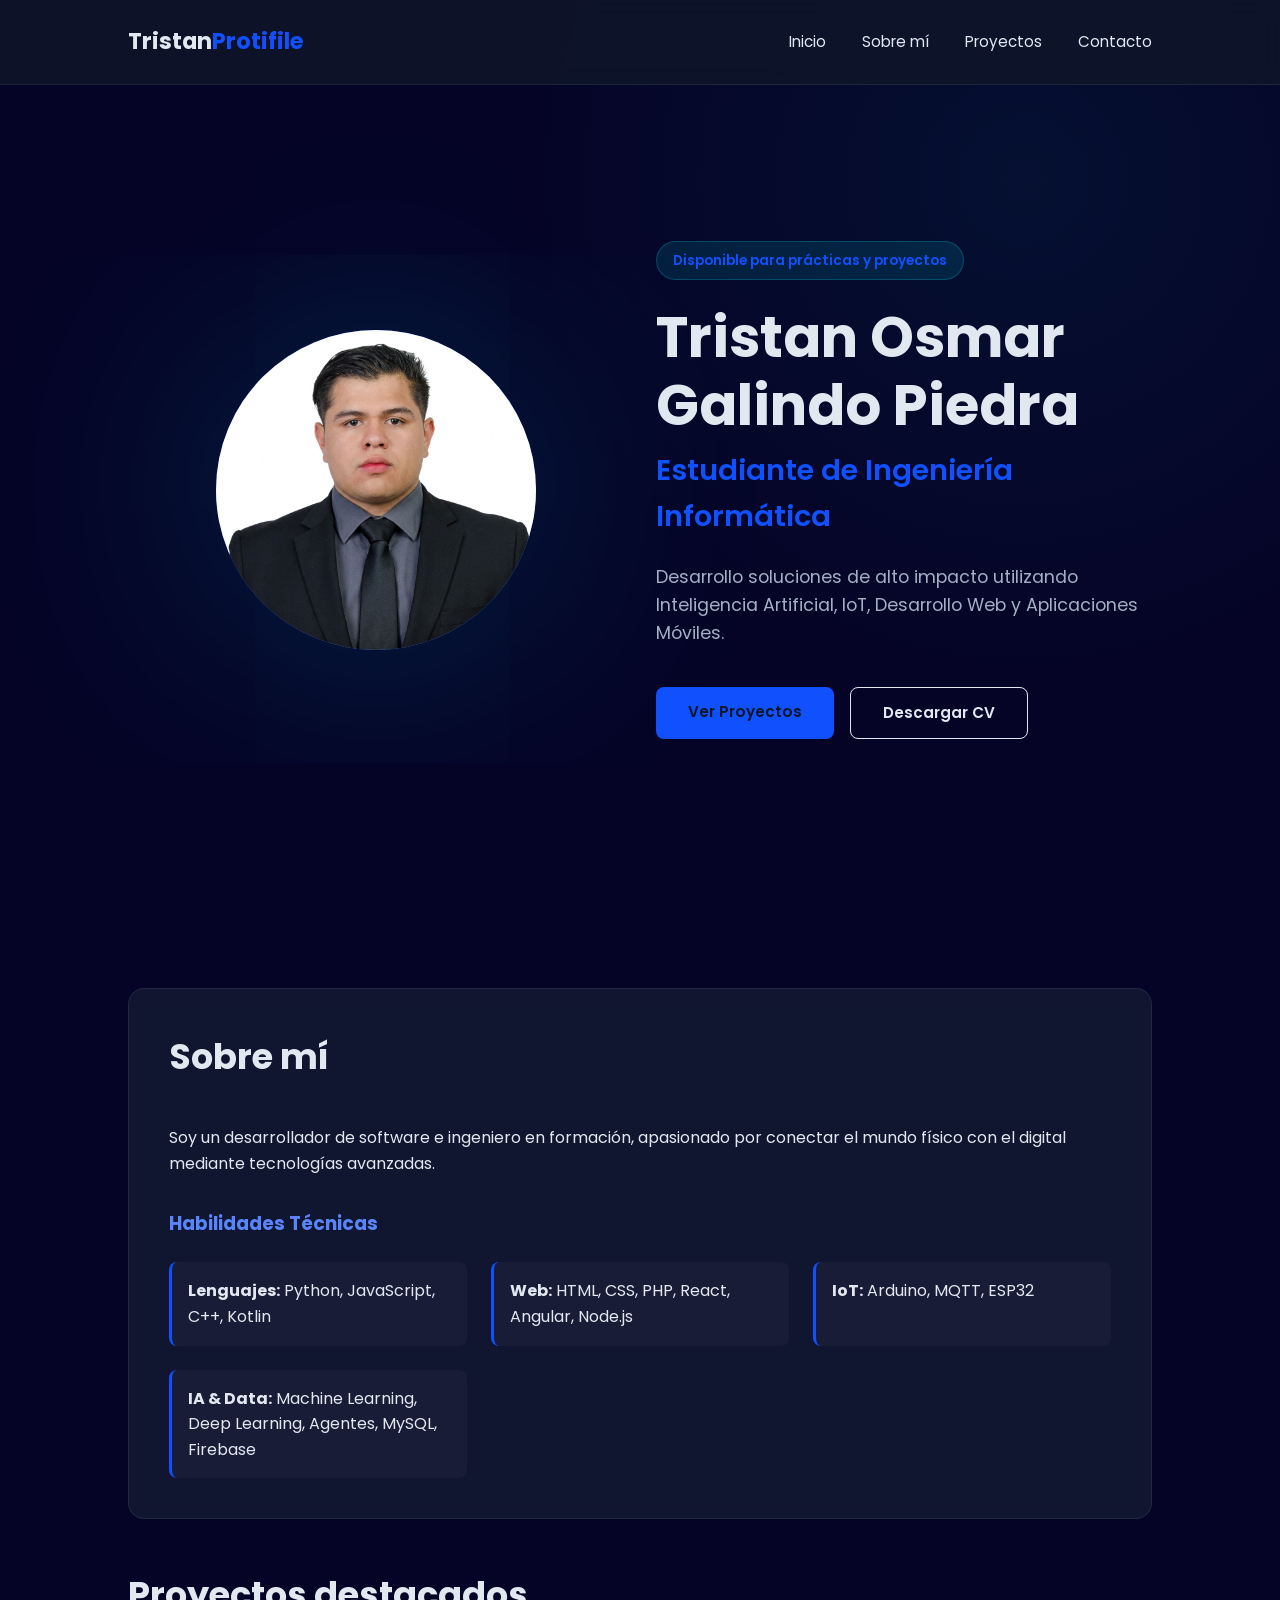
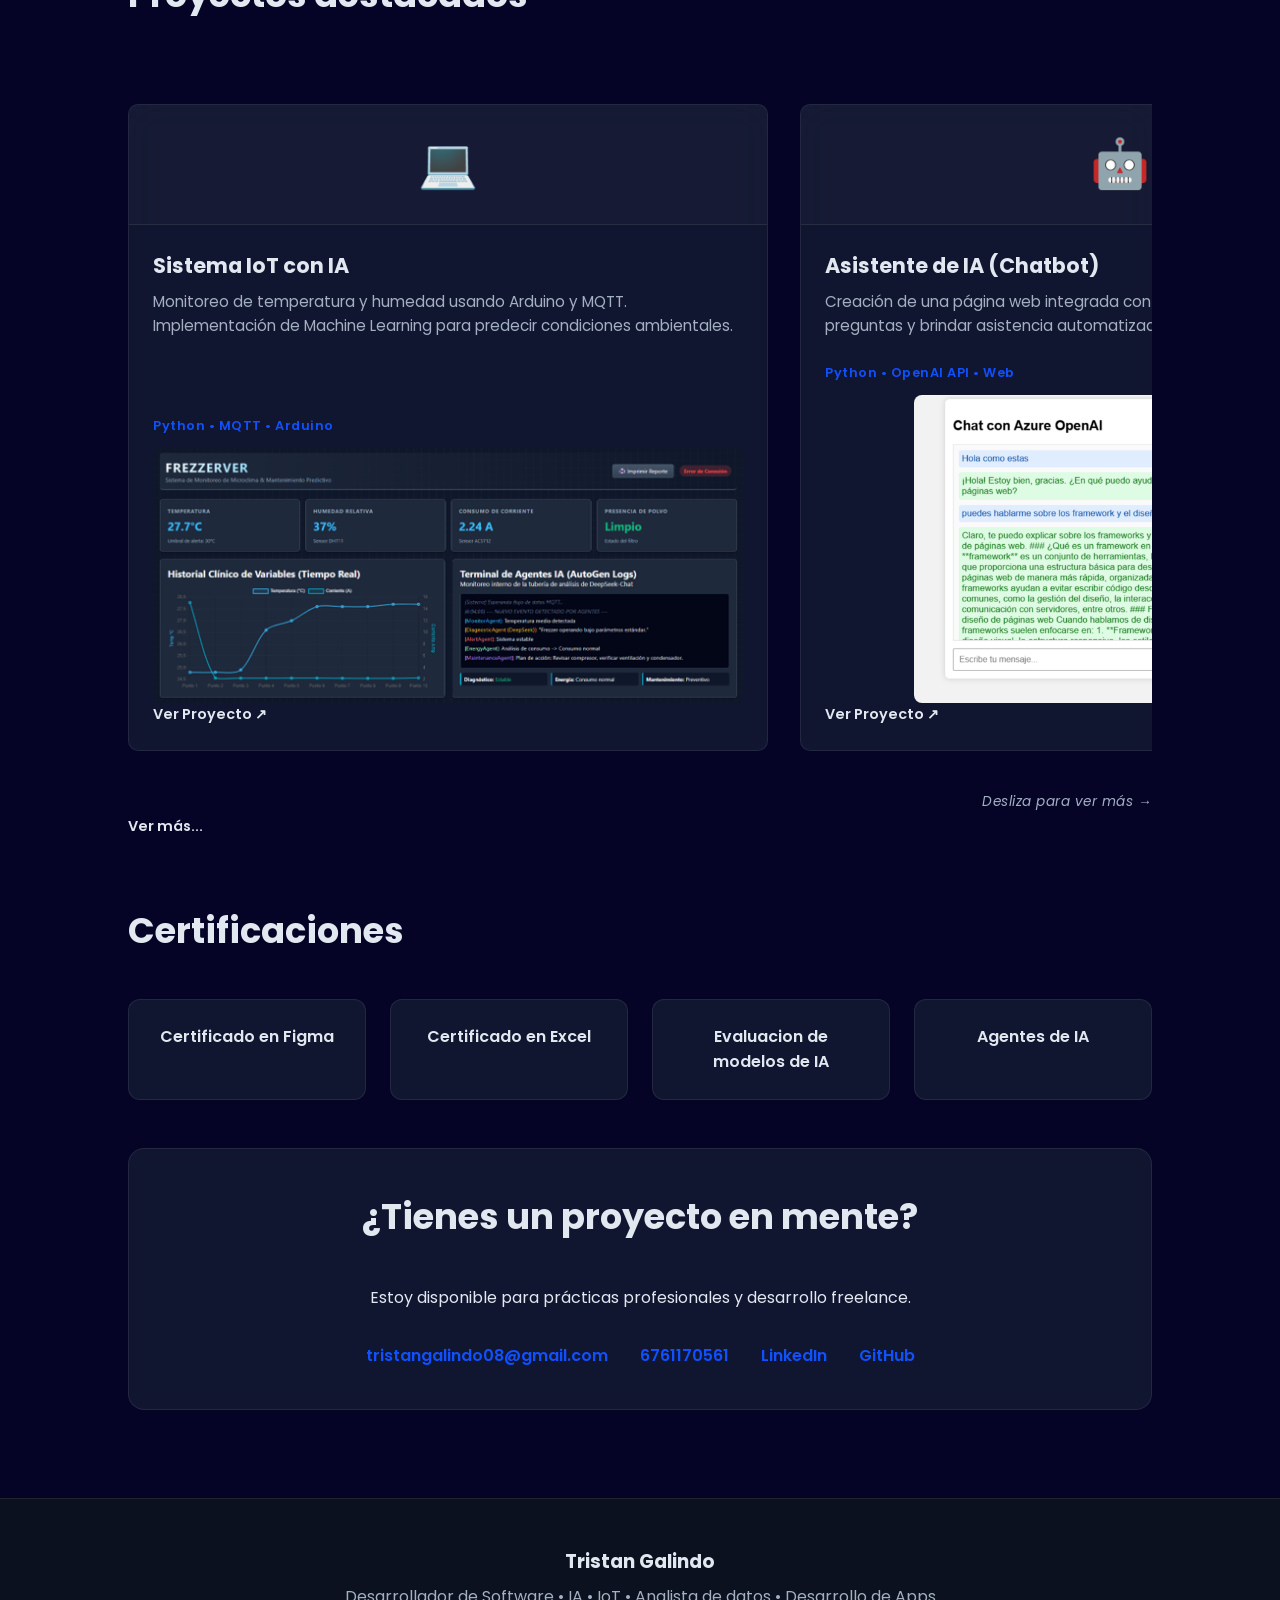
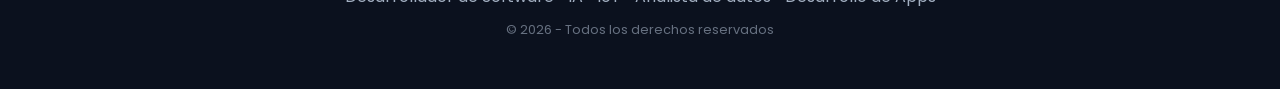
<file: Index.html>
<!DOCTYPE html>
<html lang="es">
<head>
    <meta charset="UTF-8">
    <meta name="viewport" content="width=device-width, initial-scale=1.0">
    <link rel="stylesheet" href="disemo.css">
    <link rel="preconnect" href="https://fonts.googleapis.com">
    <link rel="preconnect" href="https://fonts.gstatic.com" crossorigin>
    <link href="https://fonts.googleapis.com/css2?family=Poppins:wght@300;400;600;700&display=swap" rel="stylesheet">
    <title>Portafolio Tristan</title>
</head>
<body>

    <nav class="navbar">
        <div class="logo">Tristan<span>Protifile</span></div>
        <div class="nav-links">
            <a href="#inicio">Inicio</a>
            <a href="#sobre-mi">Sobre mí</a>
            <a href="#proyectos">Proyectos</a>
            <a href="#contacto">Contacto</a>
        </div>
    </nav>

    <header id="inicio" class="hero">
        <div class="hero-container">
            <div class="hero-image-profile">
                <div class="profile-circle">
                    <img src="perfil.jpeg" style="width: 100%; height: 100%; border-radius: 50%;" alt="Foto de perfil">
                </div>
            </div>
            <div class="hero-content">
                <span class="badge">Disponible para prácticas y proyectos</span>
                <h1>Tristan Osmar Galindo Piedra</h1>
                <h2>Estudiante de Ingeniería Informática</h2>
                <p>Desarrollo soluciones de alto impacto utilizando Inteligencia Artificial, IoT, Desarrollo Web y Aplicaciones Móviles.</p>
                <div class="buttons">
                    <a href="#proyectos" class="btn btn-primary">Ver Proyectos</a>
                    <a href="Curriculum Vitae Tristan Osmar Galindo Piedra.pdf" class="btn btn-secondary" download>Descargar CV</a>
                </div>
            </div>
            
        </div>
    </header>

    <main class="main-content">
        
        <section id="sobre-mi" class="about-section">
            <div class="glass-card">
                <h2>Sobre mí</h2>
                <p>Soy un desarrollador de software e ingeniero en formación, apasionado por conectar el mundo físico con el digital mediante tecnologías avanzadas.</p>
                
                <h3 style="margin-top: 2rem; color: var(--color-secundario);">Habilidades Técnicas</h3>
                <div class="skills-grid">
                    <div class="skill-item"><strong>Lenguajes:</strong> Python, JavaScript, C++, Kotlin</div>
                    <div class="skill-item"><strong>Web:</strong> HTML, CSS, PHP, React, Angular, Node.js</div>
                    <div class="skill-item"><strong>IoT:</strong> Arduino, MQTT, ESP32</div>
                    <div class="skill-item"><strong>IA & Data:</strong> Machine Learning, Deep Learning, Agentes, MySQL, Firebase</div>
                </div>
            </div>
        </section>

       <section id="proyectos" class="projects-section">
            <h2>Proyectos destacados</h2>
            
            <div class="carousel-container">
                <div class="projects-carousel">
                    
                    <div class="project-card">
                        <div class="project-img">💻</div>
                        <div class="project-info">
                            <h3>Sistema IoT con IA</h3>
                            <p>Monitoreo de temperatura y humedad usando Arduino y MQTT. Implementación de Machine Learning para predecir condiciones ambientales.</p>
                            <div class="tech">Python • MQTT • Arduino</div>
                            <img src="Pag_Frezzerver.png" alt="Imagen del proyecto IoT" style="width: 100%; margin-top: 10px; border-radius: 8px;">
                            <a href="https://github.com/Tris25Prro/Frezzerver1" class="project-link" target="_blank" rel="noopener noreferrer">Ver Proyecto ↗</a>
                        </div>
                    </div>

                    <div class="project-card">
                        <div class="project-img">🤖</div>
                        <div class="project-info">
                            <h3>Asistente de IA (Chatbot)</h3>
                            <p>Creación de una página web integrada con la API de OpenAI para responder preguntas y brindar asistencia automatizada en tiempo real.</p>
                            <div class="tech">Python • OpenAI API • Web</div>
                            <img src="chatdeIA.png" alt="Imagen del proyecto IA" style="width: 65%; margin-top: 10px; margin-left: 15%; border-radius: 8px;">
                            <a href="https://github.com/Tris25Prro/Chat_IA_TristanGalindo" class="project-link" target="_blank" rel="noopener noreferrer">Ver Proyecto ↗</a>
                        </div>
                    </div>

                    <div class="project-card">
                        <div class="project-img">📱</div>
                        <div class="project-info">
                            <h3>Agenda de Contactos</h3>
                            <p>Aplicación móvil con sistema de autenticación, registro de usuarios y almacenamiento local optimizado mediante SQLite.</p>
                            <div class="tech">Android Studio • Kotlin • SQLite</div>
                            <img src="gestion de contactoa.png" alt="Imagen del proyecto IA" style="width: 35%; margin: 0 auto; border-radius: 8px;">
                            <a href="https://github.com/angeldominguezlopez3-blip/PracticaFinal-Contactos" class="project-link" target="_blank" rel="noopener noreferrer">Ver Proyecto ↗</a>
                        </div>
                    </div>

                    <div class="project-card">
                        <div class="project-img">🎮</div>
                        <div class="project-info">
                            <h3>Arduino Space Shooter</h3>
                            <p>Videojuego desarrollado en Pygame controlado mediante un control físico Arduino a través de comunicación serial interactiva.</p>
                            <div class="tech">Arduino • Python • Pygame</div>
                            <img src="videogame.png" alt="Imagen del proyecto IA" style="width: 60%; margin: 0 auto; border-radius: 8px;">
                            <a href="https://github.com/Tris25Prro/videospace" class="project-link" target="_blank" rel="noopener noreferrer">Ver Proyecto ↗</a>
                        </div>
                    </div>

                </div>
                
                <div class="carousel-indicator">Desliza para ver más →</div>
                <a href="https://github.com/Tris25Prro" class="project-link" target="_blank" rel="noopener noreferrer">Ver más...</a>
            </div>
        </section>

        <section class="certificates-section">
            <h2>Certificaciones</h2>
            <div class="certificates-grid">
                <div class="cert-card">Certificado en Figma</div>
                <div class="cert-card">Certificado en Excel</div>
                <div class="cert-card">Evaluacion de modelos de IA</div>
                <div class="cert-card">Agentes de IA</div>
            </div>
        </section>

        <section id="contacto" class="contact-section">
            <div class="glass-card text-center">
                <h2>¿Tienes un proyecto en mente?</h2>
                <p>Estoy disponible para prácticas profesionales y desarrollo freelance.</p>
                <div class="contact-links">
                    <a href="mailto:tristangalindo08@gmail.com">tristangalindo08@gmail.com</a>
                    <a href="tel:6761170561">6761170561</a>
                    <a href="https://www.linkedin.com/in/galindo-piedra-tristan-4494673a3/" target="_blank">LinkedIn</a>
                    <a href="https://github.com/Tris25Prro" target="_blank">GitHub</a>
                </div>
            </div>
        </section>
    </main>

    <footer>
        <h3>Tristan Galindo</h3>
        <p>Desarrollador de Software • IA • IoT • Analista de datos • Desarrollo de Apps </p>
        <p style="font-size: 0.8rem; opacity: 0.6; margin-top: 10px;">&copy; 2026 - Todos los derechos reservados</p>
    </footer>

    <script>
        const carousel = document.querySelector('.projects-carousel');
        let isHovered = false;
        let scrollInterval;

        // Función para avanzar el carrusel
        function startAutoScroll() {
            scrollInterval = setInterval(() => {
                if (!isHovered) {
                    // Si llega al final del scroll, regresa al inicio
                    if (carousel.scrollLeft + carousel.offsetWidth >= carousel.scrollWidth - 10) {
                        carousel.scrollTo({ left: 0, behavior: 'smooth' });
                    } else {
                        // Avanza el ancho de una tarjeta + el gap (aprox 380px)
                        carousel.scrollBy({ left: 385, behavior: 'smooth' });
                    }
                }
            }, 3000); // Cambia cada 3000 milisegundos (3 segundos)
        }

        // Detener el avance automático si el usuario pasa el mouse por encima o toca la pantalla
        carousel.addEventListener('mouseenter', () => isHovered = true);
        carousel.addEventListener('mouseleave', () => isHovered = false);
        carousel.addEventListener('touchstart', () => isHovered = true);
        carousel.addEventListener('touchend', () => {
            // Espera un momento después de que dejen de tocar para reanudar
            setTimeout(() => isHovered = false, 2000);
        });

        // Iniciar el carrusel
        startAutoScroll();
    </script>
</body>
</html>
</file>
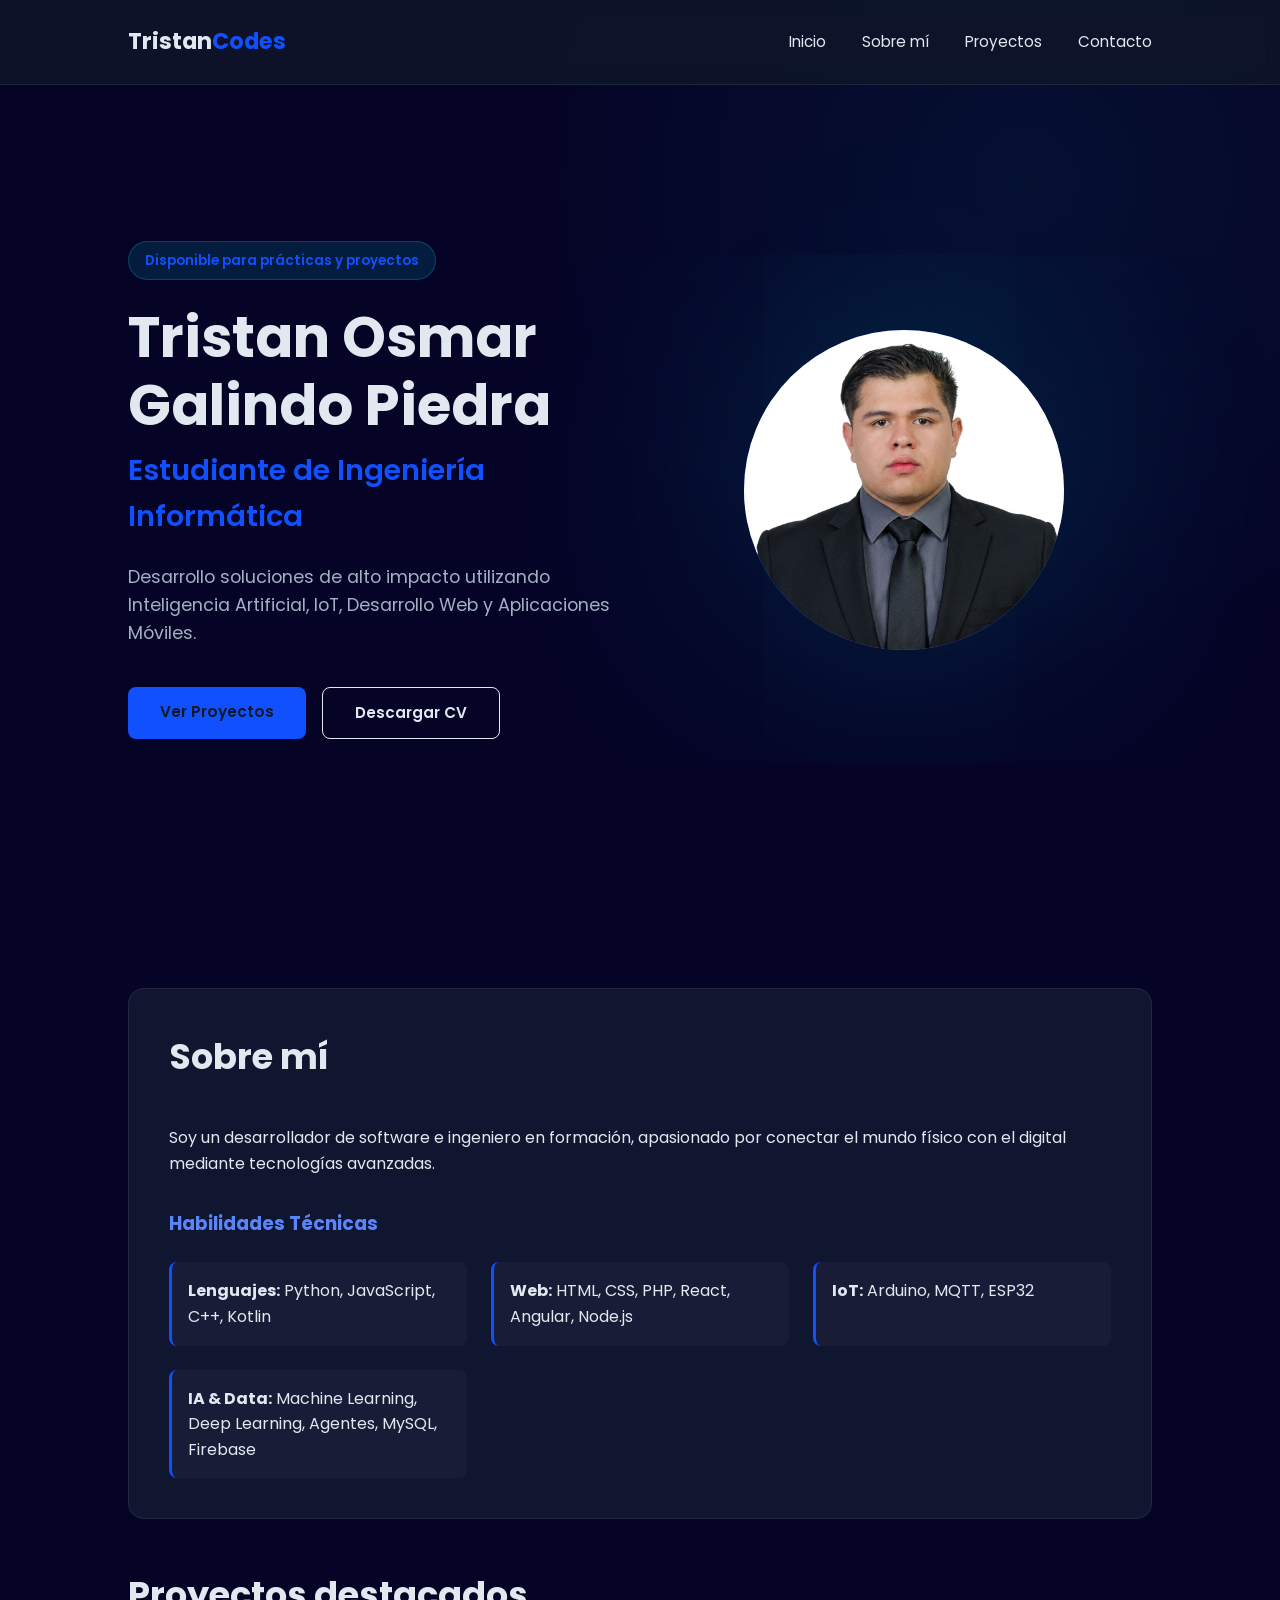
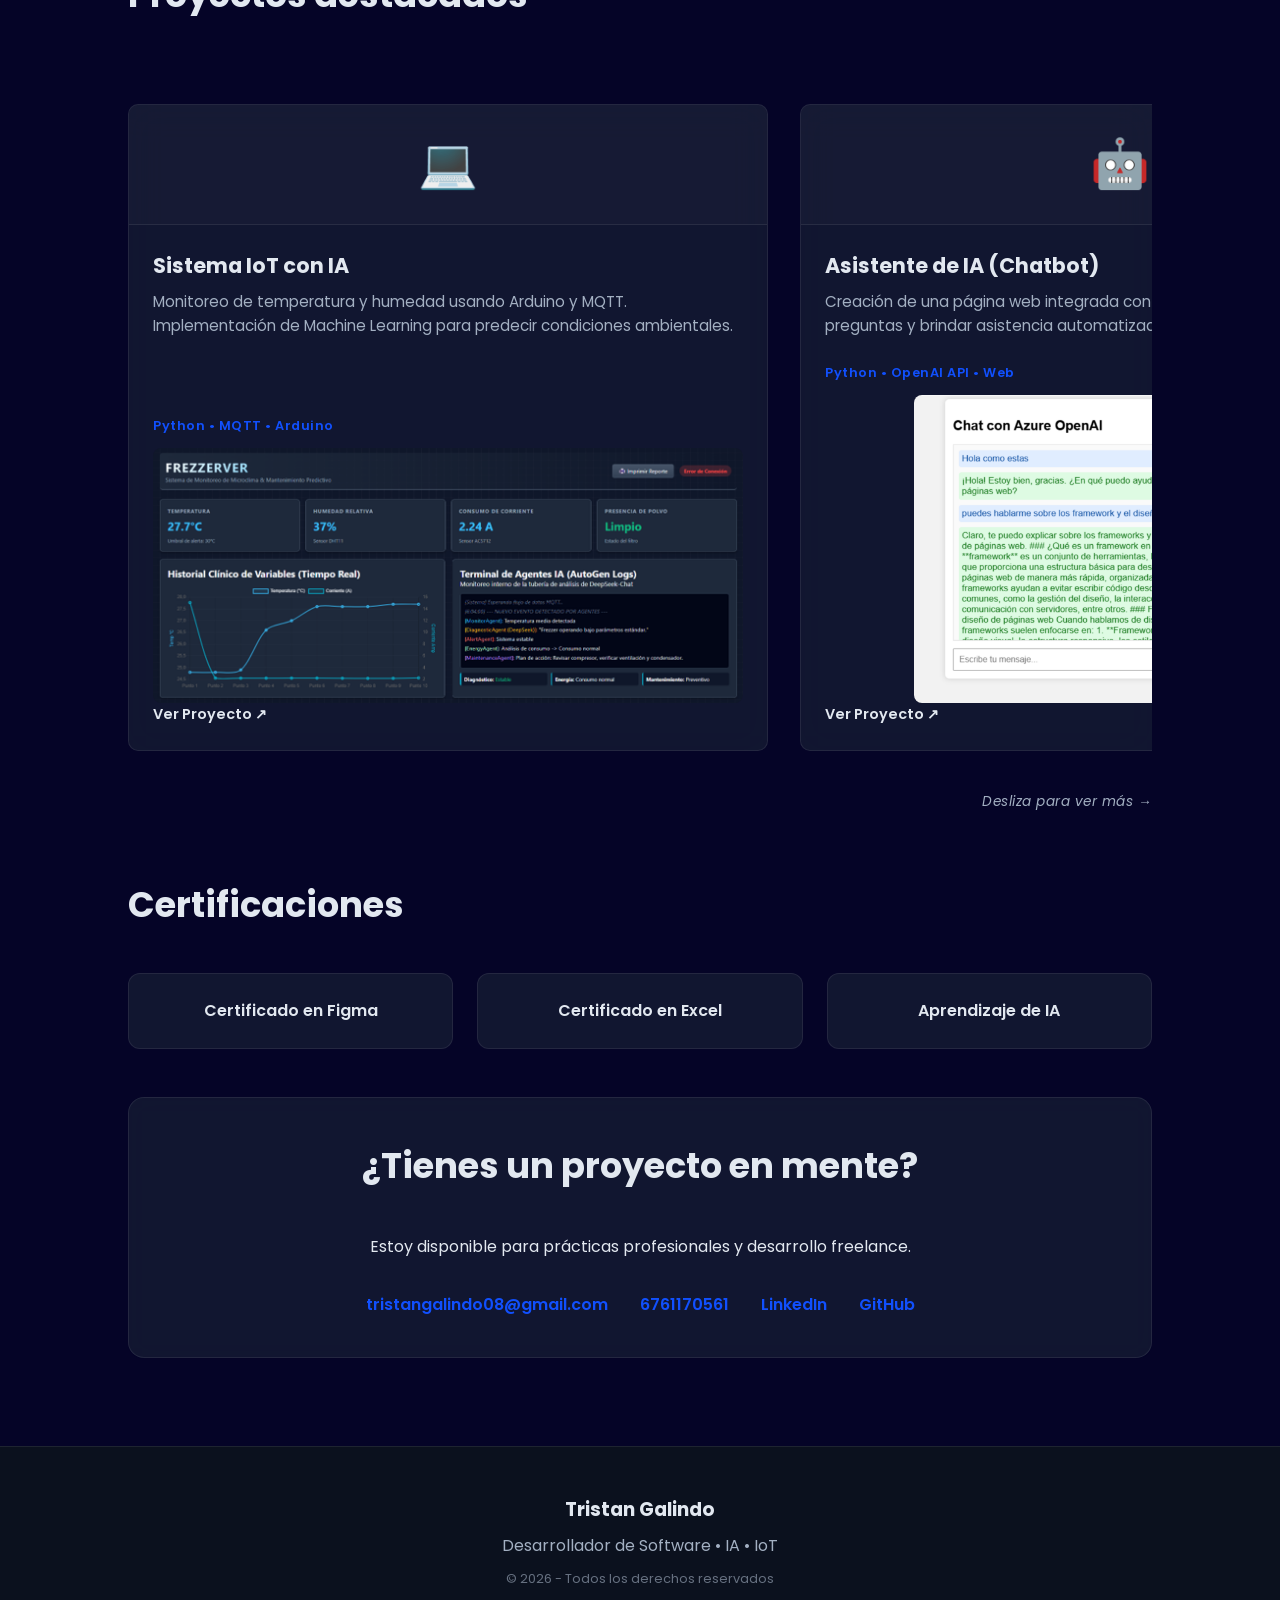
<file: portafolio_2.html>
<!DOCTYPE html>
<html lang="es">
<head>
    <meta charset="UTF-8">
    <meta name="viewport" content="width=device-width, initial-scale=1.0">
    <link rel="stylesheet" href="disemo.css">
    <link rel="preconnect" href="https://fonts.googleapis.com">
    <link rel="preconnect" href="https://fonts.gstatic.com" crossorigin>
    <link href="https://fonts.googleapis.com/css2?family=Poppins:wght@300;400;600;700&display=swap" rel="stylesheet">
    <title>Portafolio Tristan</title>
</head>
<body>

    <nav class="navbar">
        <div class="logo">Tristan<span>Codes</span></div>
        <div class="nav-links">
            <a href="#inicio">Inicio</a>
            <a href="#sobre-mi">Sobre mí</a>
            <a href="#proyectos">Proyectos</a>
            <a href="#contacto">Contacto</a>
        </div>
    </nav>

    <header id="inicio" class="hero">
        <div class="hero-container">
            <div class="hero-content">
                <span class="badge">Disponible para prácticas y proyectos</span>
                <h1>Tristan Osmar Galindo Piedra</h1>
                <h2>Estudiante de Ingeniería Informática</h2>
                <p>Desarrollo soluciones de alto impacto utilizando Inteligencia Artificial, IoT, Desarrollo Web y Aplicaciones Móviles.</p>
                <div class="buttons">
                    <a href="#proyectos" class="btn btn-primary">Ver Proyectos</a>
                    <a href="Curriculum Vitae TristanOsmarGalindoPiedra.pdf" class="btn btn-secondary" download>Descargar CV</a>
                </div>
            </div>
            <div class="hero-image-profile">
                <div class="profile-circle">
                    <img src="perfil.jpeg" style="width: 100%; height: 100%; border-radius: 50%;" alt="Foto de perfil">
                </div>
            </div>
        </div>
    </header>

    <main class="main-content">
        
        <section id="sobre-mi" class="about-section">
            <div class="glass-card">
                <h2>Sobre mí</h2>
                <p>Soy un desarrollador de software e ingeniero en formación, apasionado por conectar el mundo físico con el digital mediante tecnologías avanzadas.</p>
                
                <h3 style="margin-top: 2rem; color: var(--color-secundario);">Habilidades Técnicas</h3>
                <div class="skills-grid">
                    <div class="skill-item"><strong>Lenguajes:</strong> Python, JavaScript, C++, Kotlin</div>
                    <div class="skill-item"><strong>Web:</strong> HTML, CSS, PHP, React, Angular, Node.js</div>
                    <div class="skill-item"><strong>IoT:</strong> Arduino, MQTT, ESP32</div>
                    <div class="skill-item"><strong>IA & Data:</strong> Machine Learning, Deep Learning, Agentes, MySQL, Firebase</div>
                </div>
            </div>
        </section>

       <section id="proyectos" class="projects-section">
            <h2>Proyectos destacados</h2>
            
            <div class="carousel-container">
                <div class="projects-carousel">
                    
                    <div class="project-card">
                        <div class="project-img">💻</div>
                        <div class="project-info">
                            <h3>Sistema IoT con IA</h3>
                            <p>Monitoreo de temperatura y humedad usando Arduino y MQTT. Implementación de Machine Learning para predecir condiciones ambientales.</p>
                            <div class="tech">Python • MQTT • Arduino</div>
                            <img src="Pag_Frezzerver.png" alt="Imagen del proyecto IoT" style="width: 100%; margin-top: 10px; border-radius: 8px;">
                            <a href="https://github.com/Tris25Prro/Frezzerver1" class="project-link" target="_blank" rel="noopener noreferrer">Ver Proyecto ↗</a>
                        </div>
                    </div>

                    <div class="project-card">
                        <div class="project-img">🤖</div>
                        <div class="project-info">
                            <h3>Asistente de IA (Chatbot)</h3>
                            <p>Creación de una página web integrada con la API de OpenAI para responder preguntas y brindar asistencia automatizada en tiempo real.</p>
                            <div class="tech">Python • OpenAI API • Web</div>
                            <img src="chatdeIA.png" alt="Imagen del proyecto IA" style="width: 65%; margin-top: 10px; margin-left: 15%; border-radius: 8px;">
                            <a href="#" class="project-link" target="_blank" rel="noopener noreferrer">Ver Proyecto ↗</a>
                        </div>
                    </div>

                    <div class="project-card">
                        <div class="project-img">📱</div>
                        <div class="project-info">
                            <h3>Agenda de Contactos</h3>
                            <p>Aplicación móvil con sistema de autenticación, registro de usuarios y almacenamiento local optimizado mediante SQLite.</p>
                            <div class="tech">Android Studio • Kotlin • SQLite</div>
                            <a href="#" class="project-link" target="_blank" rel="noopener noreferrer">Ver Proyecto ↗</a>
                        </div>
                    </div>

                    <div class="project-card">
                        <div class="project-img">🎮</div>
                        <div class="project-info">
                            <h3>Arduino Space Shooter</h3>
                            <p>Videojuego desarrollado en Pygame controlado mediante un control físico Arduino a través de comunicación serial interactiva.</p>
                            <div class="tech">Arduino • Python • Pygame</div>
                            <a href="https://github.com/Tris25Prro/videospace" class="project-link" target="_blank" rel="noopener noreferrer">Ver Proyecto ↗</a>
                        </div>
                    </div>

                </div>
                
                <div class="carousel-indicator">Desliza para ver más →</div>
            </div>
        </section>

        <section class="certificates-section">
            <h2>Certificaciones</h2>
            <div class="certificates-grid">
                <div class="cert-card">Certificado en Figma</div>
                <div class="cert-card">Certificado en Excel</div>
                <div class="cert-card">Aprendizaje de IA</div>
            </div>
        </section>

        <section id="contacto" class="contact-section">
            <div class="glass-card text-center">
                <h2>¿Tienes un proyecto en mente?</h2>
                <p>Estoy disponible para prácticas profesionales y desarrollo freelance.</p>
                <div class="contact-links">
                    <a href="mailto:tristangalindo08@gmail.com">tristangalindo08@gmail.com</a>
                    <a href="tel:6761170561">6761170561</a>
                    <a href="https://www.linkedin.com/in/galindo-piedra-tristan-4494673a3/" target="_blank">LinkedIn</a>
                    <a href="https://github.com/Tris25Prro" target="_blank">GitHub</a>
                </div>
            </div>
        </section>
    </main>

    <footer>
        <h3>Tristan Galindo</h3>
        <p>Desarrollador de Software • IA • IoT</p>
        <p style="font-size: 0.8rem; opacity: 0.6; margin-top: 10px;">&copy; 2026 - Todos los derechos reservados</p>
    </footer>

    <script>
        const carousel = document.querySelector('.projects-carousel');
        let isHovered = false;
        let scrollInterval;

        // Función para avanzar el carrusel
        function startAutoScroll() {
            scrollInterval = setInterval(() => {
                if (!isHovered) {
                    // Si llega al final del scroll, regresa al inicio
                    if (carousel.scrollLeft + carousel.offsetWidth >= carousel.scrollWidth - 10) {
                        carousel.scrollTo({ left: 0, behavior: 'smooth' });
                    } else {
                        // Avanza el ancho de una tarjeta + el gap (aprox 380px)
                        carousel.scrollBy({ left: 385, behavior: 'smooth' });
                    }
                }
            }, 3000); // Cambia cada 3000 milisegundos (3 segundos)
        }

        // Detener el avance automático si el usuario pasa el mouse por encima o toca la pantalla
        carousel.addEventListener('mouseenter', () => isHovered = true);
        carousel.addEventListener('mouseleave', () => isHovered = false);
        carousel.addEventListener('touchstart', () => isHovered = true);
        carousel.addEventListener('touchend', () => {
            // Espera un momento después de que dejen de tocar para reanudar
            setTimeout(() => isHovered = false, 2000);
        });

        // Iniciar el carrusel
        startAutoScroll();
    </script>
</body>
</html>
</file>
<file: disemo.css>
/* --- VARIABLES Y CONFIGURACIÓN GLOBAL --- */
:root {
    --color-background: #050427;
    --color-surface-glass: rgba(30, 41, 59, 0.5);
    --color-border-glass: rgba(255, 255, 255, 0.08);
    --color-primario: #1150fd; /* Cian brillante */
    --color-secundario: #5984fa; /* Azul moderno */
    --color-texto: #e2e8f0;
    --color-texto-muted: #a3b0c2;
    --font-default: 'Poppins', sans-serif;
}

* {
    margin: 0;
    padding: 0;
    box-sizing: border-box;
}

html {
    scroll-behavior: smooth; /* Scroll Suave pedido */
}

body {
    background-color: var(--color-background);
    color: var(--color-texto);
    font-family: var(--font-default);
    line-height: 1.6;
    overflow-x: hidden;
}

/* --- NAVEGACIÓN --- */
.navbar {
    display: flex;
    justify-content: space-between;
    align-items: center;
    padding: 1.5rem 10%;
    position: fixed;
    width: 100%;
    top: 0;
    z-index: 100;
    background: rgba(15, 23, 42, 0.8);
    backdrop-filter: blur(12px);
    border-bottom: 1px solid var(--color-border-glass);
}

.navbar .logo {
    font-size: 1.4rem;
    font-weight: 700;
}

.navbar .logo span {
    color: var(--color-primario);
}

.navbar .nav-links a {
    color: var(--color-texto);
    text-decoration: none;
    margin-left: 2rem;
    font-size: 0.95rem;
    transition: color 0.3s;
}

.navbar .nav-links a:hover {
    color: var(--color-primario);
}

/* --- HERO SECTION --- */
.hero {
    min-height: 100vh;
    display: flex;
    align-items: center;
    padding: 0 10%;
    padding-top: 80px;
    background: radial-gradient(circle at 80% 20%, rgba(0, 242, 254, 0.05), transparent 40%);
}

.hero-container {
    display: grid;
    grid-template-columns: 1fr 1fr;
    gap: 2rem;
    align-items: center;
    width: 100%;
}

.hero-content h1 {
    font-size: 3.5rem;
    font-weight: 700;
    line-height: 1.2;
    margin-bottom: 0.5rem;
}

.hero-content h2 {
    font-size: 1.8rem;
    color: var(--color-primario);
    font-weight: 600;
    margin-bottom: 1.5rem;
}

.hero-content p {
    color: var(--color-texto-muted);
    font-size: 1.1rem;
    margin-bottom: 2.5rem;
    max-width: 500px;
}

.badge {
    background: rgba(0, 242, 254, 0.1);
    color: var(--color-primario);
    padding: 0.5rem 1rem;
    border-radius: 50px;
    font-size: 0.85rem;
    font-weight: 600;
    display: inline-block;
    margin-bottom: 1.5rem;
    border: 1px solid rgba(0, 242, 254, 0.2);
}

/* Botones */
.buttons {
    display: flex;
    gap: 1rem;
}

.btn {
    padding: 0.8rem 2rem;
    border-radius: 8px;
    text-decoration: none;
    font-weight: 600;
    font-size: 0.95rem;
    transition: all 0.3s ease;
}

.btn-primary {
    background: var(--color-primario);
    color: #0f172a;
}

.btn-primary:hover {
    transform: translateY(-3px);
    box-shadow: 0 10px 20px rgba(0, 242, 254, 0.3);
}

.btn-secondary {
    border: 1px solid var(--color-texto);
    color: var(--color-texto);
}

.btn-secondary:hover {
    background: rgba(255, 255, 255, 0.1);
    transform: translateY(-3px);
}

/* Círculo estético derecho */
.hero-image-profile {
    display: flex;
    justify-content: center;
    align-items: center;
}

.profile-circle {
    width: 320px;
    height: 320px;
    border-radius: 50%;
    background: linear-gradient(135deg, var(--color-primario), var(--color-secundario));
    position: relative;
    box-shadow: 0 0 780px rgba(0, 242, 254, 0.2);
    animation: floating 6s ease-in-out infinite;
}

/* --- EFECTO GLASSMORPHISM GENERAL --- */
.glass-card {
    background: var(--color-surface-glass);
    backdrop-filter: blur(12px);
    -webkit-backdrop-filter: blur(12px);
    border: 1px solid var(--color-border-glass);
    border-radius: 16px;
    padding: 2.5rem;
}

/* --- CONTENIDO PRINCIPAL --- */
.main-content {
    padding: 4rem 10%;
}

section {
    padding: 1.5rem 0;
}

section h2 {
    font-size: 2.2rem;
    margin-bottom: 2.5rem;
    position: relative;
}

/* Habilidades Grid */
.skills-grid {
    display: grid;
    grid-template-columns: repeat(auto-fit, minmax(250px, 1fr));
    gap: 1.5rem;
    margin-top: 1.5rem;
}

.skill-item {
    background: rgba(255, 255, 255, 0.03);
    padding: 1rem;
    border-radius: 8px;
    border-left: 3px solid var(--color-primario);
}

/* --- SECCIÓN PROYECTOS (TARJETAS GLASS) --- */
/* --- NUEVA SECCIÓN DE PROYECTOS (CARRUSEL CSS) --- */
.carousel-container {
    position: relative;
    width: 100%;
    padding: 1rem 0;
}


.projects-carousel {
    display: flex;
    gap: 2rem;
    overflow-x: auto; /* Permite el deslizamiento horizontal */
    scroll-behavior: smooth;
    padding: 1.5rem 0.5rem;
    scroll-snap-type: x mandatory;    /* Propiedades de scroll-snap para un deslizamiento fluido y magnético */
    scrollbar-width: thin; /* Barra de scroll sutil en Firefox */
    scrollbar-color: var(--color-primario) transparent;
}

/* Ocultar barra de scroll aburrida en Chrome, Safari y Edge para mantener la estética limpia */
.projects-carousel::-webkit-scrollbar {
    height: 6px;
}
.projects-carousel::-webkit-scrollbar-track {
    background: transparent;
}
.projects-carousel::-webkit-scrollbar-thumb {
    background: rgba(0, 242, 254, 0.2);
    border-radius: 10px;
}
.projects-carousel::-webkit-scrollbar-thumb:hover {
    background: var(--color-primario);
}

.project-card {
    flex: 0 0 640px; /* Evita que las tarjetas se encojan; cada una medirá 350px */
    scroll-snap-align: start; /* Engancha la tarjeta al inicio al deslizar */
    background: var(--color-surface-glass);
    backdrop-filter: blur(16px);
    -webkit-backdrop-filter: blur(16px);
    border: 1px solid var(--color-border-glass);
    border-radius: 10px;
    overflow: hidden;
    display: flex;
    flex-direction: column;
    transition: all 0.4s cubic-bezier(0.16, 1, 0.3, 1);
}

.project-img {
    height: 120px;
    background: rgba(255, 255, 255, 0.02);
    display: flex;
    align-items: center;
    justify-content: center;
    font-size: 3rem;
    border-bottom: 1px solid var(--color-border-glass);
}

.project-info {
    padding: 1.5rem;
    display: flex;
    flex-direction: column;
    flex-grow: 1;
}

.project-info h3 {
    font-size: 1.3rem;
    margin-bottom: 0.5rem;
}

.project-info p {
    color: var(--color-texto-muted);
    font-size: 0.95rem;
    margin-bottom: 1.5rem;
    flex-grow: 1;
}

.tech {
    font-size: 0.8rem;
    color: var(--color-primario);
    font-weight: 600;
    margin-bottom: 1rem;
    letter-spacing: 0.5px;
}

.project-link {
    color: var(--color-texto);
    text-decoration: none;
    font-size: 0.9rem;
    font-weight: 600;
    transition: color 0.2s;
    align-self: flex-start;
}

/* Efecto Hover */
.project-card:hover {
    transform: translateY(-8px);
    border-color: rgba(0, 242, 254, 0.4);
    box-shadow: 0 15px 30px rgba(0, 0, 0, 0.4), 0 0 20px rgba(0, 242, 254, 0.1);
}

.project-card:hover .project-link {
    color: var(--color-primario);
}

/* Indicador de Deslizamiento */
.carousel-indicator {
    text-align: right;
    font-size: 0.85rem;
    color: var(--color-texto-muted);
    margin-top: 1rem;
    font-style: italic;
    letter-spacing: 0.5px;
    animation: pulse 2s infinite;
}

@keyframes pulse {
    0%, 100% { opacity: 0.5; }
    50% { opacity: 1; }
}

/* --- AJUSTE RESPONSIVE (MÓVILES) --- */
@media (max-width: 768px) {
    .project-card {
        flex: 0 0 85vw; /* En celulares, la tarjeta ocupa casi todo el ancho de la pantalla */
    }
    .carousel-indicator {
        text-align: center;
    }
}

.project-img {
    height: 120px;
    background: rgba(255, 255, 255, 0.02);
    display: flex;
    align-items: center;
    justify-content: center;
    font-size: 3rem;
    border-bottom: 1px solid var(--color-border-glass);
}

.project-info {
    padding: 1.5rem;
    display: flex;
    flex-direction: column;
    flex-grow: 1;
}

.project-info h3 {
    font-size: 1.3rem;
    margin-bottom: 0.5rem;
}

.project-info p {
    color: var(--color-texto-muted);
    font-size: 0.95rem;
    margin-bottom: 1.5rem;
    flex-grow: 1;
}

.tech {
    font-size: 0.8rem;
    color: var(--color-primario);
    font-weight: 600;
    margin-bottom: 0.1rem;
    letter-spacing: 0.5px;
}

.project-link {
    color: var(--color-texto);
    text-decoration: none;
    font-size: 0.9rem;
    font-weight: 600;
    transition: color 0.2s;
    align-self: flex-start;
}

/* Efecto Hover en proyectos pedido */
.project-card:hover {
    transform: translateY(-8px);
    border-color: rgba(0, 242, 254, 0.3);
    box-shadow: 0 15px 30px rgba(0, 0, 0, 0.3), 0 0 20px rgba(0, 242, 254, 0.05);
}

.project-card:hover .project-link {
    color: var(--color-primario);
}

/* --- CERTIFICADOS --- */
.certificates-grid {
    display: grid;
    grid-template-columns: repeat(auto-fit, minmax(200px, 1fr));
    gap: 1.5rem;
}

.cert-card {
    background: var(--color-surface-glass);
    border: 1px solid var(--color-border-glass);
    padding: 1.5rem;
    border-radius: 12px;
    text-align: center;
    font-weight: 600;
}

/* --- CONTACTO --- */
.contact-section .contact-links {
    display: flex;
    justify-content: center;
    gap: 2rem;
    margin-top: 2rem;
    flex-wrap: wrap;
}

.contact-section a {
    color: var(--color-primario);
    text-decoration: none;
    font-weight: 600;
    transition: opacity 0.2s;
}

.contact-section a:hover {
    text-decoration: underline;
}

.text-center { text-align: center; }

/* --- FOOTER --- */
footer {
    border-top: 1px solid var(--color-border-glass);
    padding: 3rem 10%;
    text-align: center;
    background: #0b111e;
    color: var(--color-texto-muted);
}

footer h3 {
    color: var(--color-texto);
    margin-bottom: 0.5rem;
}

/* --- ANIMACIÓN FLOTANTE (HERO) --- */
@keyframes floating {
    0% { transform: translateY(0px); }
    50% { transform: translateY(-15px); }
    100% { transform: translateY(0px); }
}

/* --- RESPONSIVE PARA CELULAR --- */
@media (max-width: 768px) {
    .navbar {
        padding: 1rem 5%;
    }
    .navbar .nav-links {
        display: none; /* Simplificado para móviles */
    }
    .hero {
        padding: 0 5%;
        padding-top: 100px;
    }
    .hero-container {
        grid-template-columns: 1fr;
        text-align: center;
    }
    .hero-content h1 {
        font-size: 2.5rem;
    }
    .hero-content p {
        margin: 0 auto 2rem auto;
    }
    .buttons {
        justify-content: center;
    }
    .profile-circle {
        width: 200px;
        height: 200px;
        margin-top: 2rem;
    }
    .main-content {
        padding: 2rem 5%;
    }
    section {
        padding: 3rem 0;
    }
}
</file>
